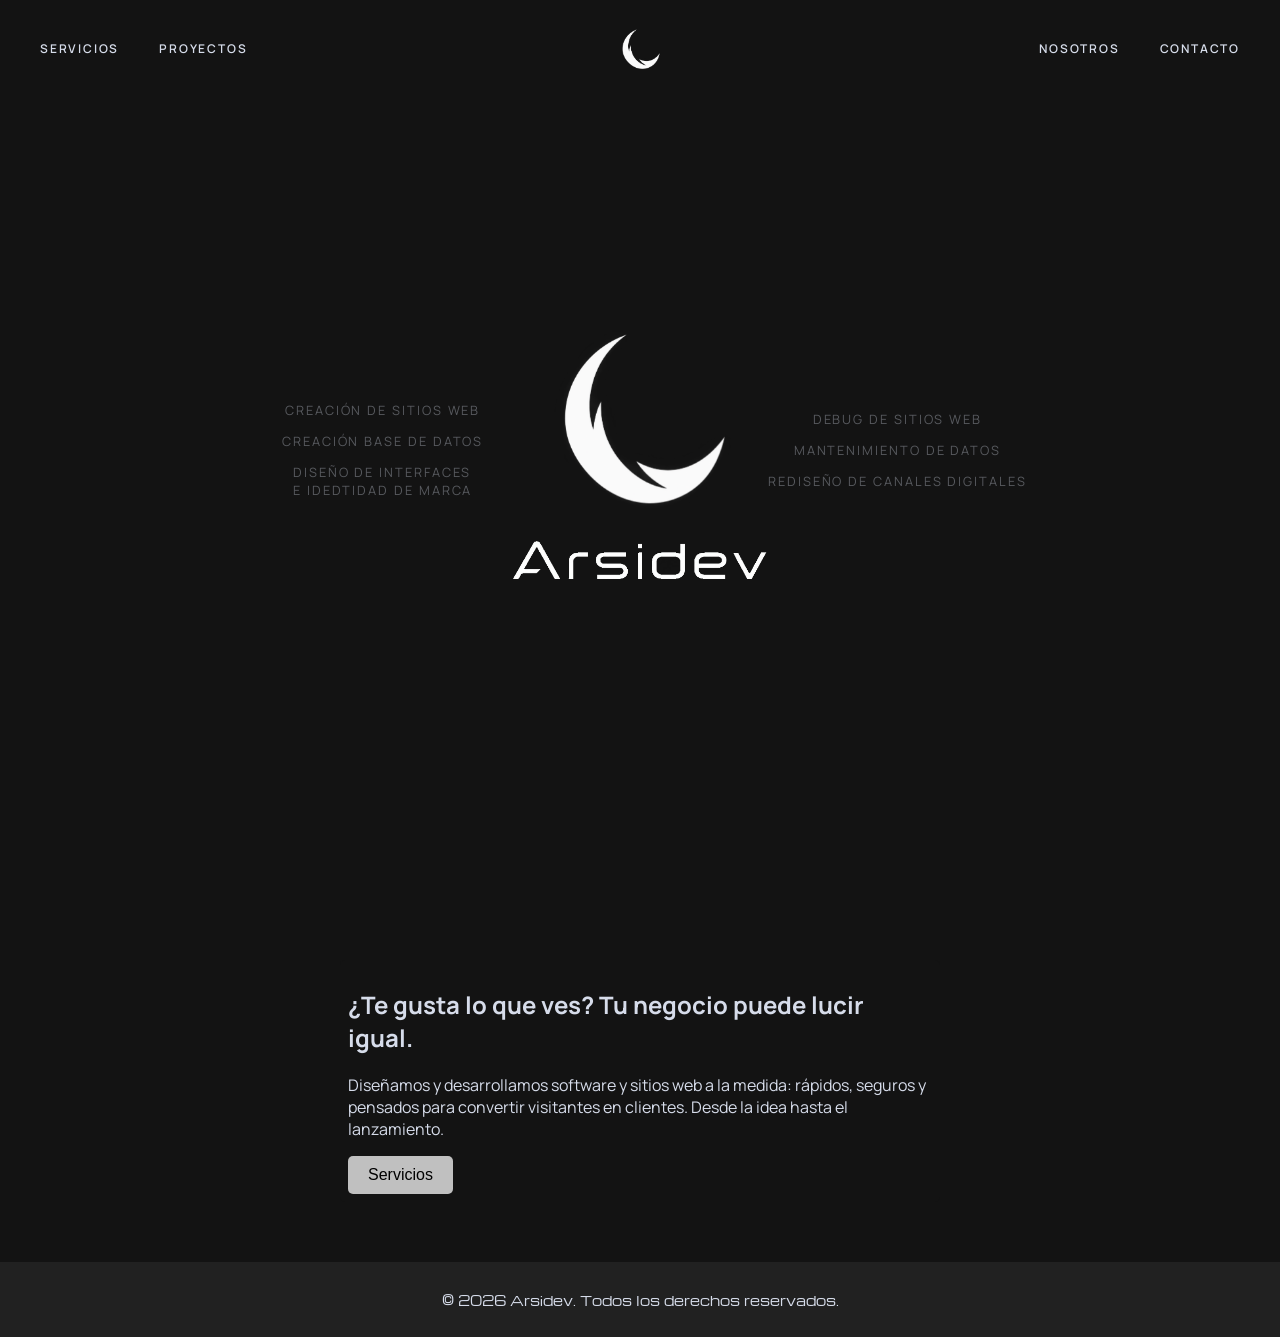
<file: index.html>
<!DOCTYPE html>
<html lang="es">
<head>
  <meta charset="UTF-8">
  <meta name="viewport" content="width=device-width, initial-scale=1">
  <title>Arsidev</title>
  <link rel="preconnect" href="https://fonts.googleapis.com">
  <link rel="preconnect" href="https://fonts.gstatic.com" crossorigin>
  <link rel="stylesheet" href="css/style.css">
</head>
<body>
  <video class="video-fondo" autoplay muted loop playsinline>
      <source src="imagenes/Video Project.mp4" type="video/mp4">
  </video>

  <!-- 1. INICIO (hero) -->
  <header class="inicio" id="inicio">
    <nav class="nav" aria-label="Menú principal">
  <div class="nav-izq">
    <a href="servicios/servicios.html">Servicios</a>
    <a href="proyectos/proyectos.html">Proyectos</a>
  </div>
  <a class="nav-logo" href="./index.html">
    <img src="imagenes/logo.png" alt="Arsidev, inicio">
  </a>
  <div class="nav-der">
        <a href="nosotros/nosotros.html">Nosotros</a>
    <a href="contacto/contacto.html">Contacto</a>
  </div>
</nav>

<div class="hero">
  <ul class="lista">
    <li><a href="servicios/crear/crear.html">Creación de Sitios web</a></li>
    <li><a href="servicios/crear/crear.html">Creación base de datos</a></li>
    <li><a href="servicios/diseño/diseno.html">Diseño de interfaces <br> e idedtidad de marca</a></li>
  </ul>

  <div class="marca">
      <!-- Logo-->
       <img class="logo" src="imagenes/logo.png" alt="Logo de Arsidev">
       <img class="nombre" src="imagenes/nombre.png" alt="Arsidev">

  </div>

  <ul class="lista">
    <li><a href="servicios/debug/debug.html">Debug de Sitios web</a></li>
    <li><a href="servicios/mantenimiento/mantenimiento.html">Mantenimiento de datos</a></li>
    <li><a href="servicios/diseño/diseno.html">Rediseño de canales digitales</a></li>
  </ul>
</div>

    

  </header>
   
  <main>
    <div id="mensaje" class="mensaje">
      <h2><strong>¿Te gusta lo que ves? Tu negocio puede lucir igual.</strong></h2>
      <p>
        Diseñamos y desarrollamos software y sitios web a la medida: 
        rápidos, seguros y pensados para convertir visitantes en clientes. 
        Desde la idea hasta el lanzamiento.
        </p>
        <button class="servicios" onclick="window.location.href='servicios/servicios.html'">Servicios</button>
    </div>
  </main>
  <footer>
    <p>&copy; 2026 Arsidev. Todos los derechos reservados.</p>
  </footer>

  <script src="js/main.js"></script>
</body>
</html>
</file>
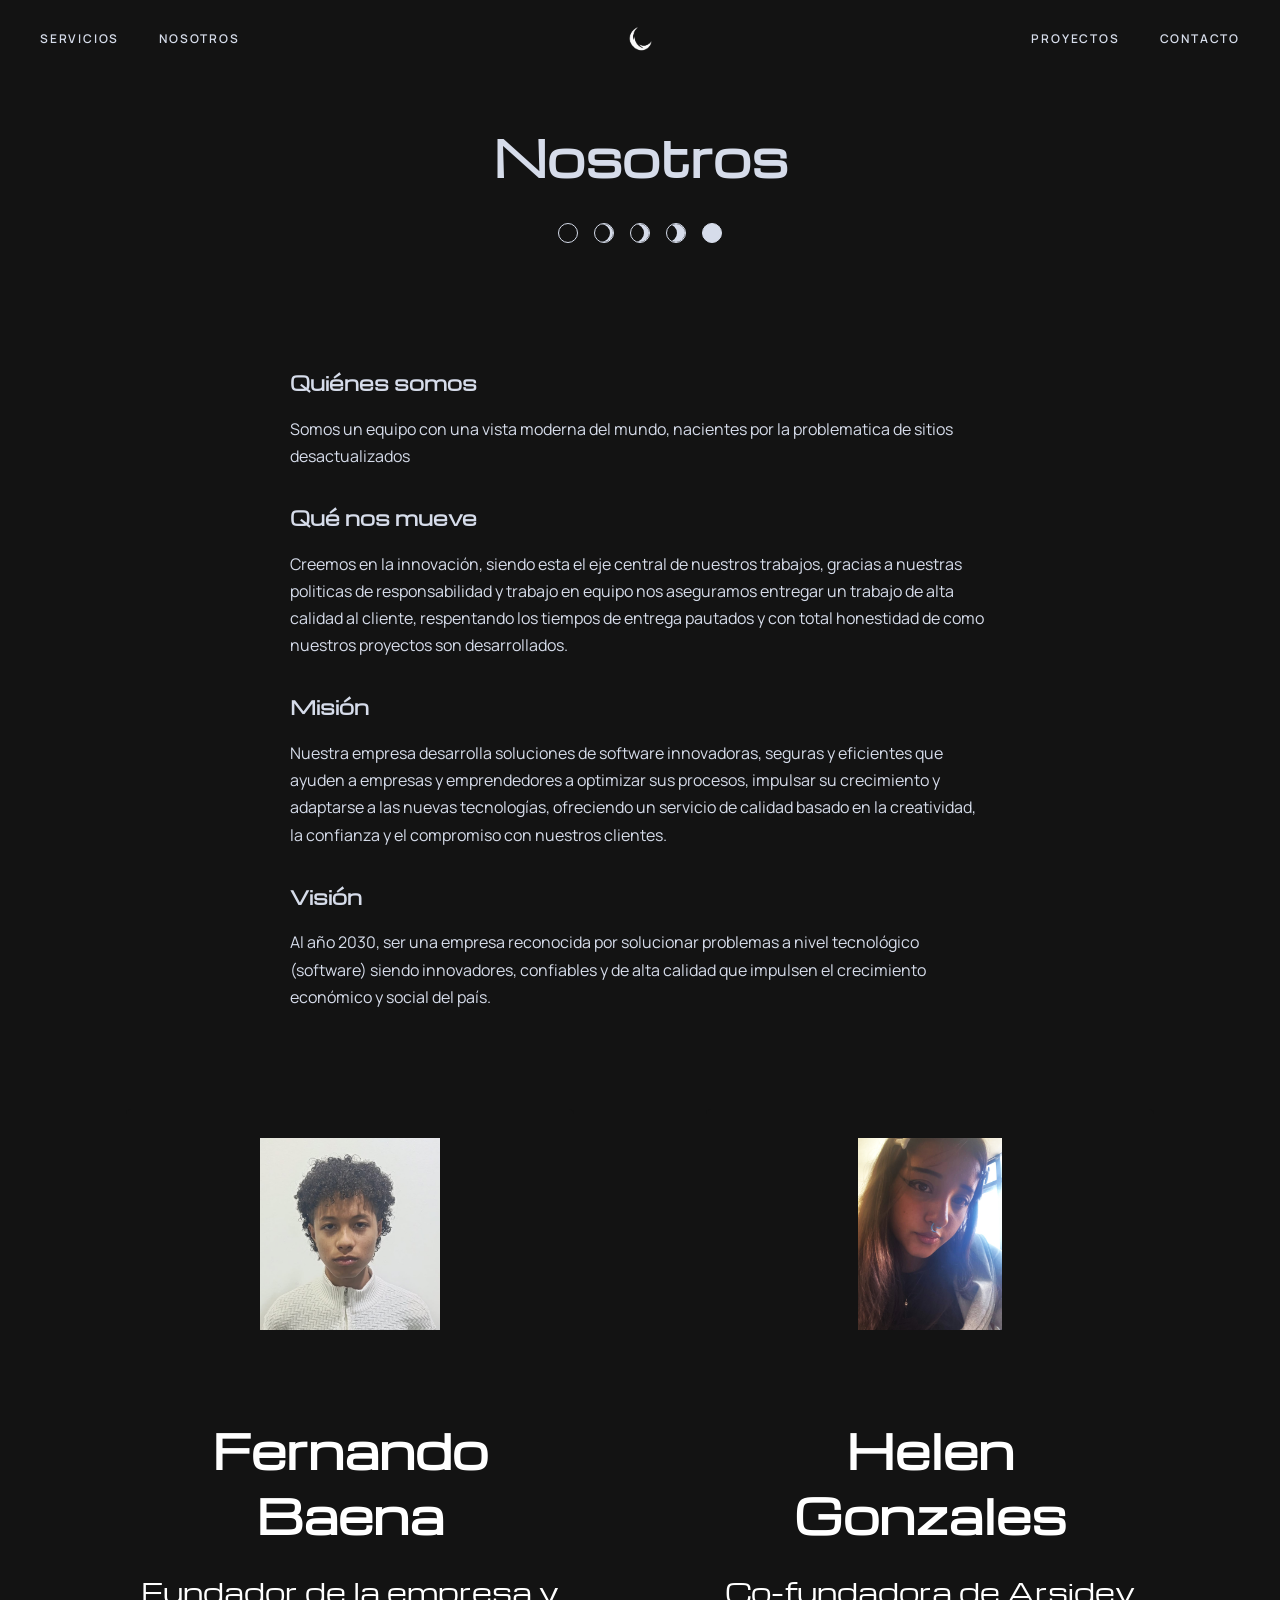
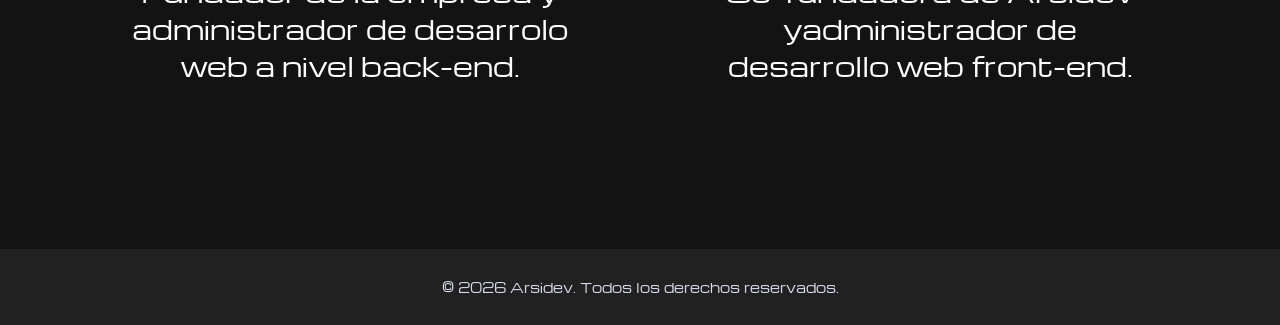
<file: nosotros/nosotros.html>
<!DOCTYPE html>
<html lang="es">
<head>
  <meta charset="UTF-8">
  <meta name="viewport" content="width=device-width, initial-scale=1">
  <title>Arsidev - Nosotros</title>
  <link rel="preconnect" href="https://fonts.googleapis.com">
  <link rel="preconnect" href="https://fonts.gstatic.com" crossorigin>
  <link rel="stylesheet" href="../css/styleservices.css">
</head>
<body>
  <video class="video-fondo" autoplay muted loop playsinline>
    <source src="../imagenes/Video Project.mp4" type="video/mp4">
  </video>

  <header class="inicio" id="inicio">
    <nav class="nav" aria-label="Menú principal">
      <div class="nav-izq">
        <a href="../servicios/servicios.html">Servicios</a>
        <a href="../nosotros/nosotros.html">Nosotros</a>
      </div>
      <a class="nav-logo" href="../index.html">
        <img src="../imagenes/logo.png" alt="Arsidev, inicio">
      </a>
      <div class="nav-der">
        <a href="../proyectos/proyectos.html">Proyectos</a>
        <a href="../contacto/contacto.html">Contacto</a>
      </div>
    </nav>
  </header>

  <h1 class="title">Nosotros</h1>

    <div class="lunas" aria-hidden="true">
  <span class="luna"></span>
  <span class="luna l2"></span>
  <span class="luna l3"></span>
  <span class="luna l4"></span>
  <span class="luna l5"></span>
  </div>
  

  <main>
    <section class="detalle">
      <h2>Quiénes somos</h2>
      <p>Somos un equipo con una vista moderna del mundo, nacientes por la problematica de sitios desactualizados</p>

      <h2>Qué nos mueve</h2>

      <p>Creemos en la innovación, siendo esta el eje central de nuestros trabajos, gracias a nuestras politicas de responsabilidad y trabajo en equipo  nos aseguramos entregar un trabajo de alta calidad al cliente, respentando los tiempos de entrega pautados y con total honestidad de como nuestros proyectos son desarrollados.</p>
      <h2>Misión</h2>
      <p>Nuestra empresa desarrolla soluciones de software innovadoras, seguras y eficientes que ayuden a empresas y emprendedores a optimizar sus procesos, impulsar su crecimiento y adaptarse a las nuevas tecnologías, ofreciendo un servicio de calidad basado en la creatividad, la confianza y el compromiso con nuestros clientes.</p>

      <h2>Visión</h2>
      <p>Al año 2030, ser una empresa reconocida por solucionar problemas a nivel tecnológico (software) siendo innovadores, confiables y de alta calidad que impulsen el crecimiento económico y social del país.</p>
    </section>

    <!-- EDITA: una .card por persona. Copia y pega un bloque para agregar más -->
    <div class="equipo">
      <div class="card">
        <img src="../imagenes/JFBA.jpeg" alt="Juan F Baena A" class="team">
        <section>
          <h2>Fernando Baena</h2>
          <p>Fundador de la empresa y administrador de desarrolo web a nivel back-end.</p>
        </section>
      </div>

      <div class="card">
        <img src="../imagenes/HMGS.jpeg" alt="Helen M Gonzales S" class="team">
        <section>
          <h2>Helen Gonzales</h2>
          <p>Co-fundadora de Arsidev yadministrador de desarrollo web front-end.</p>
        </section>
      </div>
    </div>
  </main>

  <footer>
    <p>&copy; 2026 Arsidev. Todos los derechos reservados.</p>
  </footer>
  <script src="../js/main.js"></script>
</body>
</html>
</file>
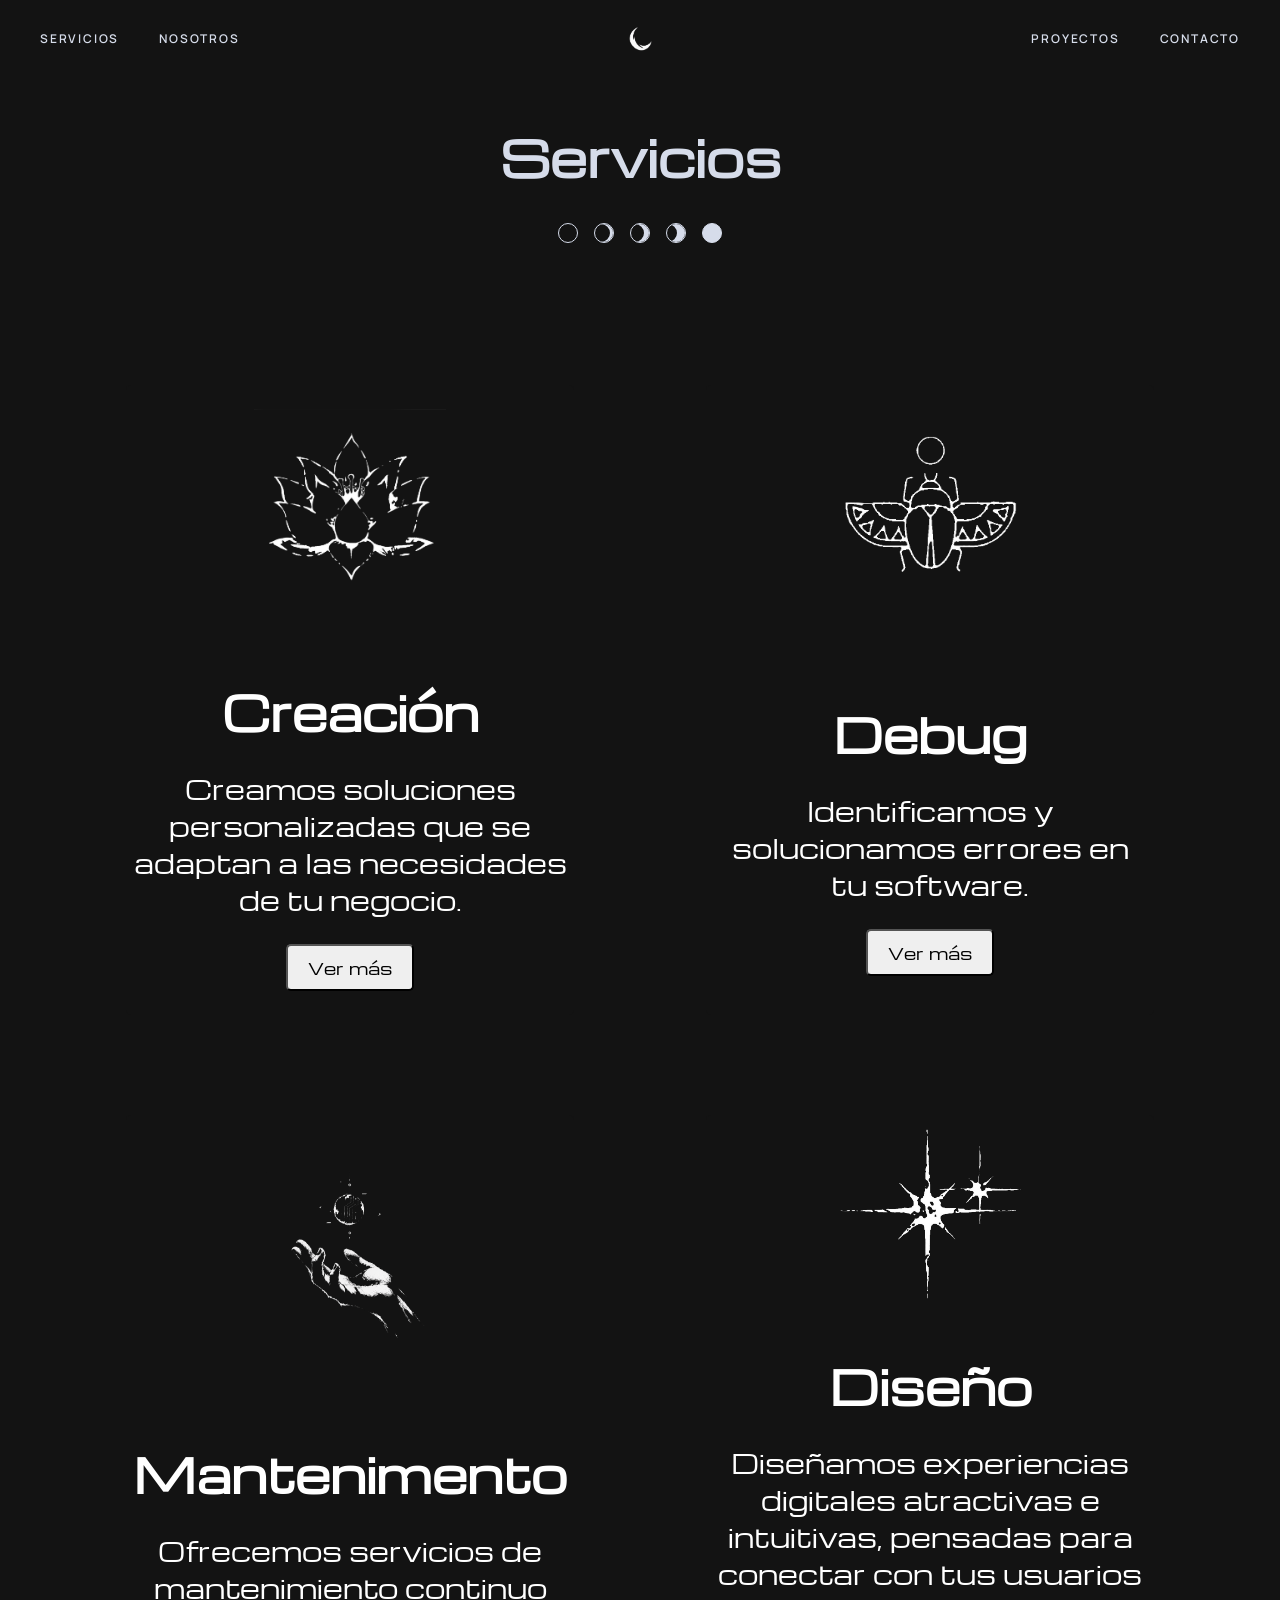
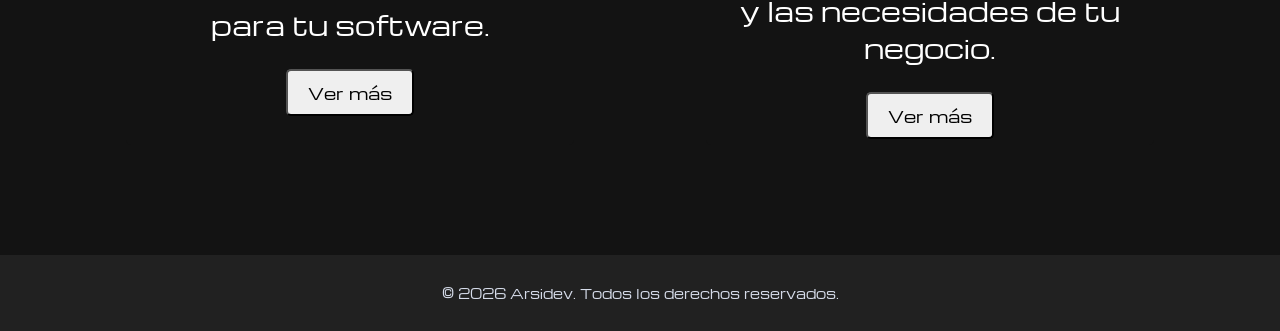
<file: servicios/servicios.html>
<!DOCTYPE html>
<html lang="es">
<head>
  <meta charset="UTF-8">
  <meta name="viewport" content="width=device-width, initial-scale=1">
  <title>Arsidev - Servicios</title>
  <link rel="preconnect" href="https://fonts.googleapis.com">
  <link rel="preconnect" href="https://fonts.gstatic.com" crossorigin>
  <link rel="stylesheet" href="../css/styleservices.css">
</head>
<body>
  <video class="video-fondo" autoplay muted loop playsinline>
      <source src="../imagenes/Video Project.mp4" type="video/mp4">
  </video>

  <!-- 1. INICIO (hero) -->
 <header class="inicio" id="inicio">
    <nav class="nav" aria-label="Menú principal">
  <div class="nav-izq">
    <a href="servicios.html">Servicios</a>
    <a href="../nosotros/nosotros.html">Nosotros</a>
  </div>
  <a class="nav-logo" href="../index.html">
    <img src="../imagenes/logo.png" alt="Arsidev, inicio">
  </a>
  <div class="nav-der">
    <a href="../proyectos/proyectos.html">Proyectos</a>
    <a href="../contacto/contacto.html">Contacto</a>
  </div>
</nav>
    

  </header>
  <h1 class="title">Servicios</h1>
  <div class="lunas" aria-hidden="true">
  <span class="luna"></span>
  <span class="luna l2"></span>
  <span class="luna l3"></span>
  <span class="luna l4"></span>
  <span class="luna l5"></span>
</div>
  <main>
    <div class="card">
      <img src="../imagenes/crear.png" alt="Crear" class="crear-image">
      <section class="crear-text">
        <h2>Creación</h2>
        <p>Creamos soluciones personalizadas que se adaptan a las necesidades de tu negocio.</p>
        <button class="servicios" onclick="window.location.href='crear/crear.html'">Ver más</button>
      </section>
    </div>

    <div class="card">
      <img src="../imagenes/bug.png" alt="Debug" class="debug-image">
      <section class="debug-text">
        <h2>Debug</h2>
        <p>Identificamos y solucionamos errores en tu software.</p>
        <button class="servicios" onclick="window.location.href='debug/debug.html'">Ver más</button>
      </section>
    </div>

    

    <div class="card">
        <img src="../imagenes/mantenimiento.png" alt="Mantenimiento" class="mantenimiento-image">
        <section class="mantenimiento-text">
          <h2>Mantenimento</h2>
          <p>Ofrecemos servicios de mantenimiento continuo para tu software.</p>
          <button class="servicios" onclick="window.location.href='mantenimiento/mantenimiento.html'">Ver más</button>
        </section>
    </div>

    <div class="card">
        <img src="../imagenes/diseño.png" alt="diseño" class="diseño-image">
        <section class="mantenimiento-text">
          <h2>Diseño</h2>
          <p>Diseñamos experiencias digitales atractivas e intuitivas, pensadas para conectar con tus usuarios y las necesidades de tu negocio.</p>
          <button class="servicios" onclick="window.location.href='diseño/diseno.html'">Ver más</button>
        </section>
    </div>

  </main>
  <footer>
    <p>&copy; 2026 Arsidev. Todos los derechos reservados.</p>
  </footer>
  <script src="../js/main.js"></script>
</body>
</html>
</file>
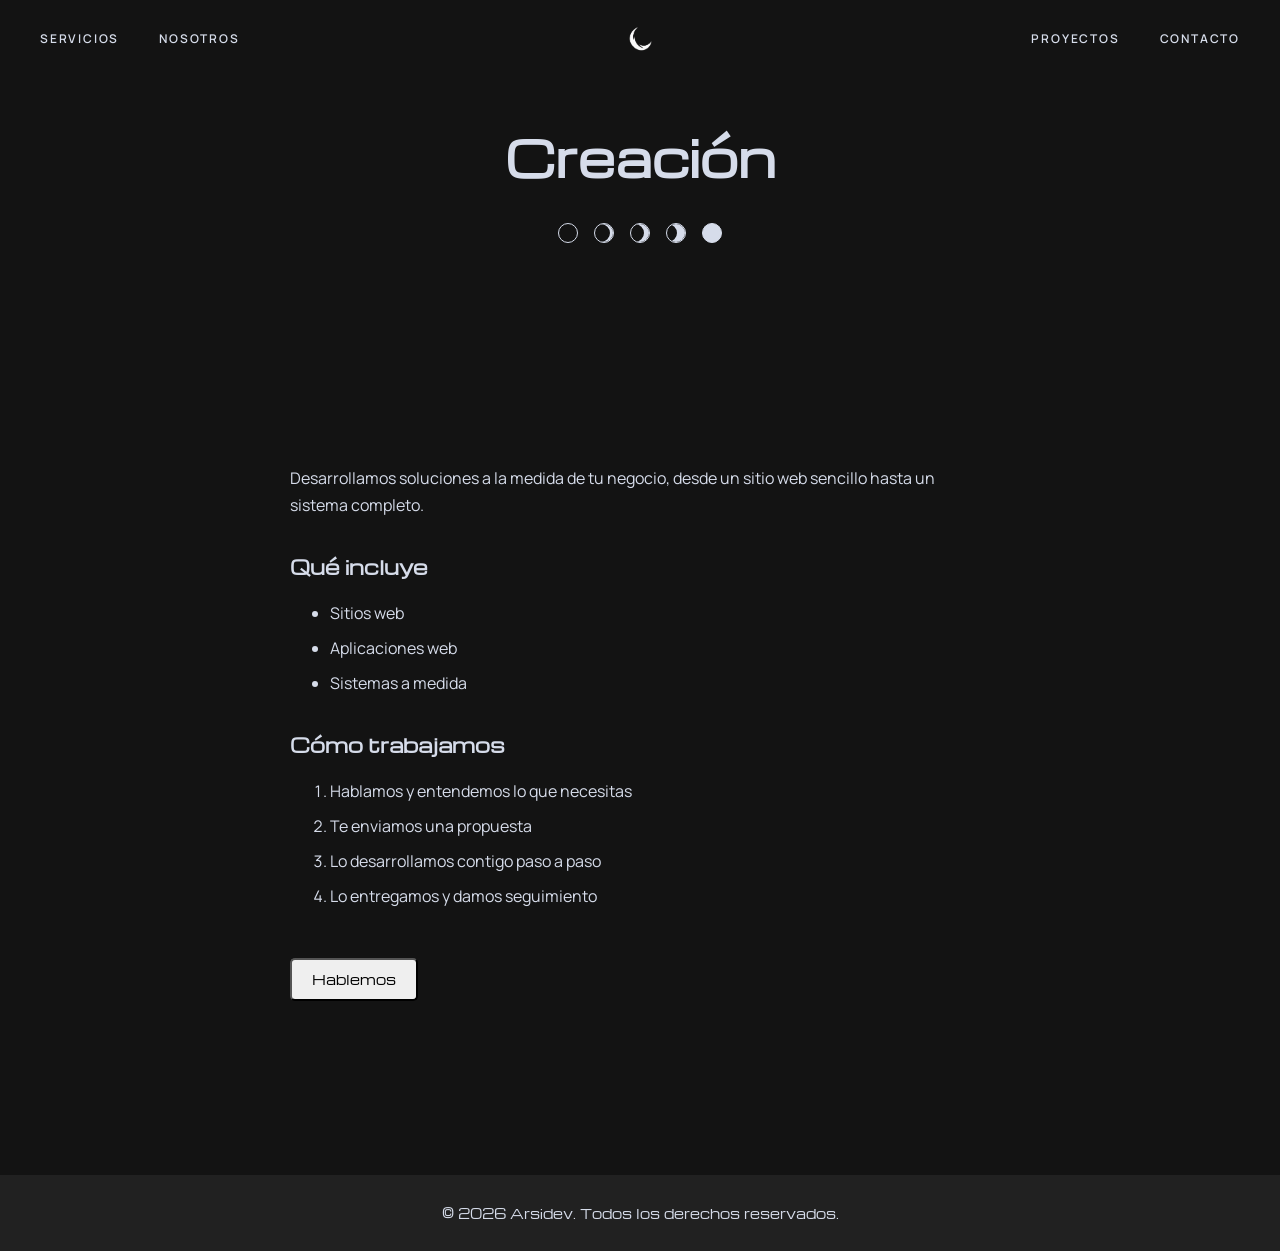
<file: servicios/crear/crear.html>
<!DOCTYPE html>
<html lang="es">
<head>
  <meta charset="UTF-8">
  <meta name="viewport" content="width=device-width, initial-scale=1">
  <title>Arsidev - Creación</title>
  <link rel="preconnect" href="https://fonts.googleapis.com">
  <link rel="preconnect" href="https://fonts.gstatic.com" crossorigin>
  <link rel="stylesheet" href="../../css/styleservices.css">
</head>
<body>
  <video class="video-fondo" autoplay muted loop playsinline>
    <source src="../../imagenes/Video Project.mp4" type="video/mp4">
  </video>

  <header class="inicio" id="inicio">
    <nav class="nav" aria-label="Menú principal">
      <div class="nav-izq">
        <a href="../../servicios/servicios.html">Servicios</a>
        <a href="../../nosotros/nosotros.html">Nosotros</a>
      </div>
      <a class="nav-logo" href="../../index.html">
        <img src="../../imagenes/logo.png" alt="Arsidev, inicio">
      </a>
      <div class="nav-der">
        <a href="../../proyectos/proyectos.html">Proyectos</a>
        <a href="../../contacto/contacto.html">Contacto</a>
      </div>
    </nav>
  </header>

  <h1 class="title">Creación</h1>

  <div class="lunas" aria-hidden="true">
  <span class="luna"></span>
  <span class="luna l2"></span>
  <span class="luna l3"></span>
  <span class="luna l4"></span>
  <span class="luna l5"></span>
  </div>

  <main>
    <section class="detalle">
      <!-- EDITA: descripción del servicio -->
      <p>Desarrollamos soluciones a la medida de tu negocio, desde un sitio web sencillo hasta un sistema completo.</p>

      <h2>Qué incluye</h2>
      <ul>
        <li>Sitios web</li>
        <li>Aplicaciones web</li>
        <li>Sistemas a medida</li>
      </ul>

      <h2>Cómo trabajamos</h2>
      <ol>
        <li>Hablamos y entendemos lo que necesitas</li>
        <li>Te enviamos una propuesta</li>
        <li>Lo desarrollamos contigo paso a paso</li>
        <li>Lo entregamos y damos seguimiento</li>
      </ol>

      <button onclick="window.location.href='../../contacto/contacto.html'">Hablemos</button>
    </section>
  </main>

  <footer>
    <p>&copy; 2026 Arsidev. Todos los derechos reservados.</p>
  </footer>
  <script src="../../js/main.js"></script>
</body>
</html>
</file>
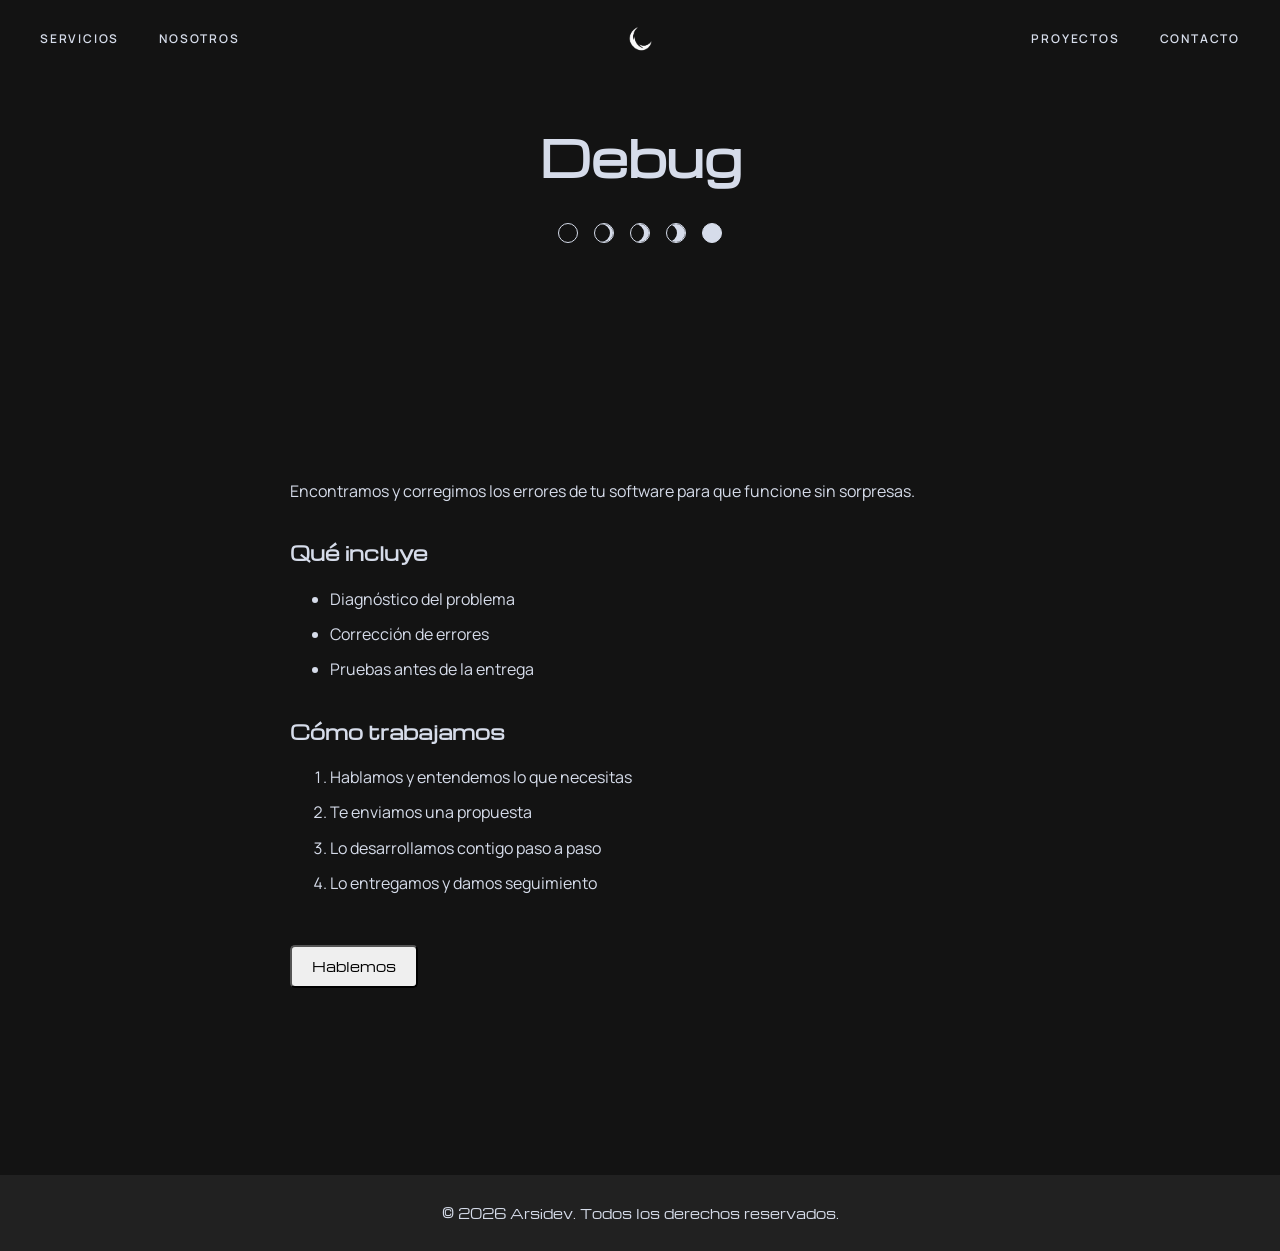
<file: servicios/debug/debug.html>
<!DOCTYPE html>
<html lang="es">
<head>
  <meta charset="UTF-8">
  <meta name="viewport" content="width=device-width, initial-scale=1">
  <title>Arsidev - Debug</title>
  <link rel="preconnect" href="https://fonts.googleapis.com">
  <link rel="preconnect" href="https://fonts.gstatic.com" crossorigin>
  <link rel="stylesheet" href="../../css/styleservices.css">
</head>
<body>
  <video class="video-fondo" autoplay muted loop playsinline>
    <source src="../../imagenes/Video Project.mp4" type="video/mp4">
  </video>

  <header class="inicio" id="inicio">
    <nav class="nav" aria-label="Menú principal">
      <div class="nav-izq">
        <a href="../../servicios/servicios.html">Servicios</a>
        <a href="../../nosotros/nosotros.html">Nosotros</a>
      </div>
      <a class="nav-logo" href="../../index.html">
        <img src="../../imagenes/logo.png" alt="Arsidev, inicio">
      </a>
      <div class="nav-der">
        <a href="../../proyectos/proyectos.html">Proyectos</a>
        <a href="../../contacto/contacto.html">Contacto</a>
      </div>
    </nav>
  </header>

  <h1 class="title">Debug</h1>

  <div class="lunas" aria-hidden="true">
  <span class="luna"></span>
  <span class="luna l2"></span>
  <span class="luna l3"></span>
  <span class="luna l4"></span>
  <span class="luna l5"></span>
  </div>

  <main>
    <section class="detalle">
      <!-- EDITA: descripción del servicio -->
      <p>Encontramos y corregimos los errores de tu software para que funcione sin sorpresas.</p>

      <h2>Qué incluye</h2>
      <ul>
        <li>Diagnóstico del problema</li>
        <li>Corrección de errores</li>
        <li>Pruebas antes de la entrega</li>
      </ul>

      <h2>Cómo trabajamos</h2>
      <ol>
        <li>Hablamos y entendemos lo que necesitas</li>
        <li>Te enviamos una propuesta</li>
        <li>Lo desarrollamos contigo paso a paso</li>
        <li>Lo entregamos y damos seguimiento</li>
      </ol>

      <button onclick="window.location.href='../../contacto/contacto.html'">Hablemos</button>
    </section>
  </main>

  <footer>
    <p>&copy; 2026 Arsidev. Todos los derechos reservados.</p>
  </footer>
  <script src="../../js/main.js"></script>
</body>
</html>
</file>
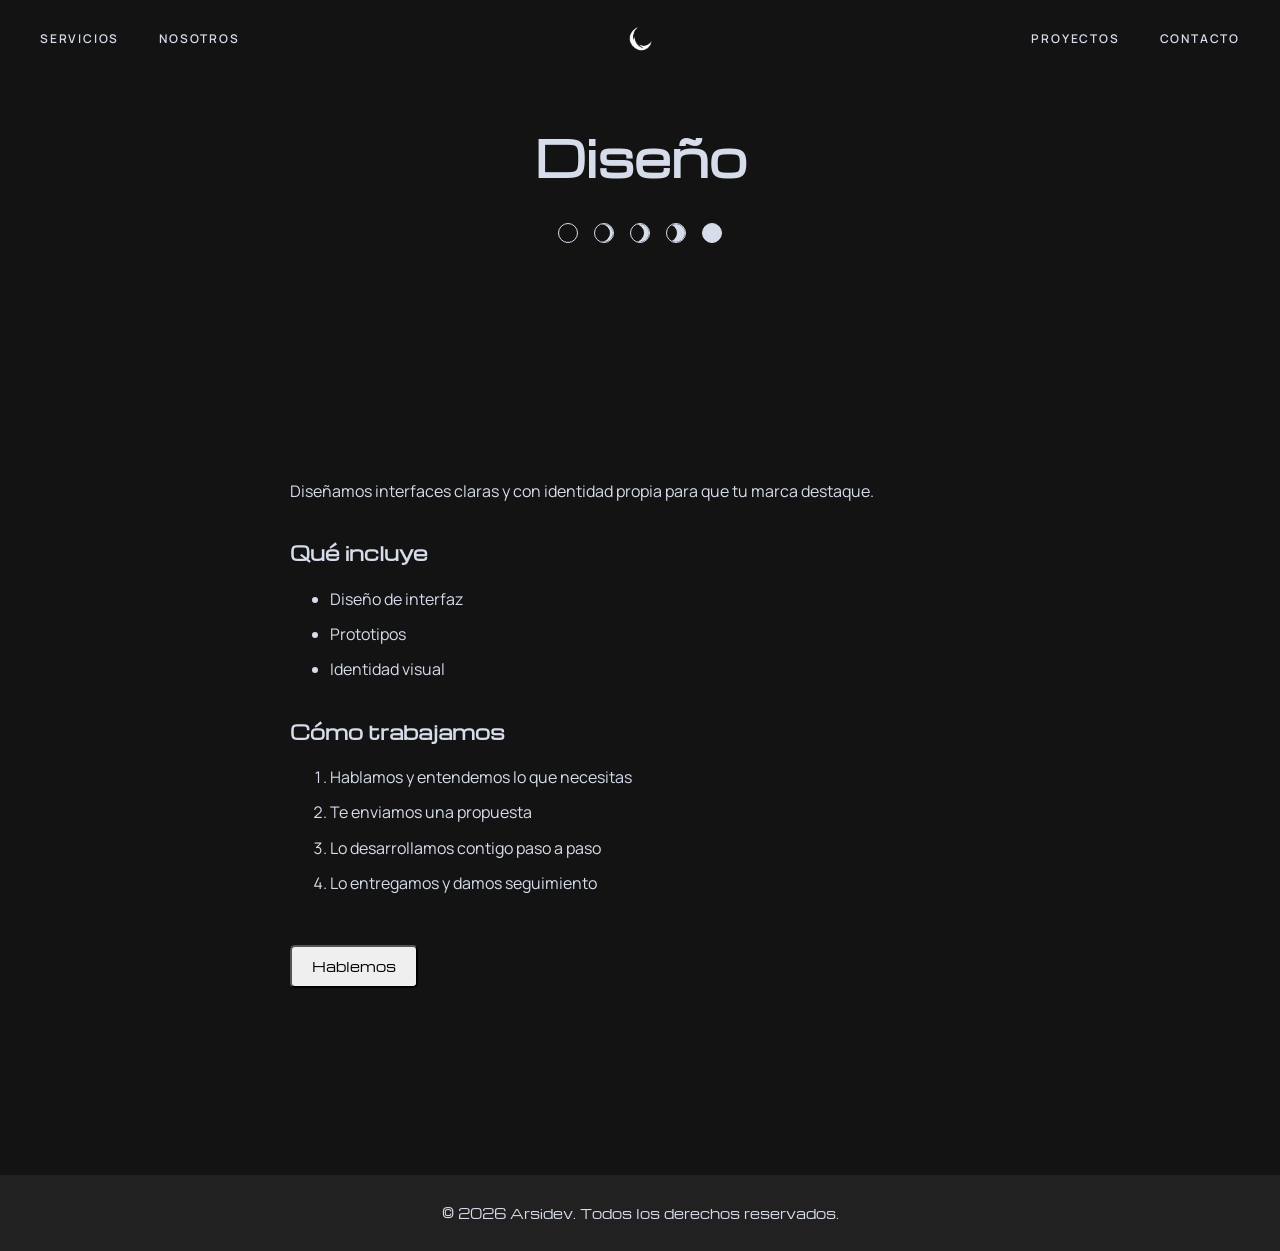
<file: servicios/diseño/diseno.html>
<!DOCTYPE html>
<html lang="es">
<head>
  <meta charset="UTF-8">
  <meta name="viewport" content="width=device-width, initial-scale=1">
  <title>Arsidev - Diseño</title>
  <link rel="preconnect" href="https://fonts.googleapis.com">
  <link rel="preconnect" href="https://fonts.gstatic.com" crossorigin>
  <link rel="stylesheet" href="../../css/styleservices.css">
</head>
<body>
  <video class="video-fondo" autoplay muted loop playsinline>
    <source src="../../imagenes/Video Project.mp4" type="video/mp4">
  </video>

  <header class="inicio" id="inicio">
    <nav class="nav" aria-label="Menú principal">
      <div class="nav-izq">
        <a href="../../servicios/servicios.html">Servicios</a>
        <a href="../../nosotros/nosotros.html">Nosotros</a>
      </div>
      <a class="nav-logo" href="../../index.html">
        <img src="../../imagenes/logo.png" alt="Arsidev, inicio">
      </a>
      <div class="nav-der">
        <a href="../../proyectos/proyectos.html">Proyectos</a>
        <a href="../../contacto/contacto.html">Contacto</a>
      </div>
    </nav>
  </header>

  <h1 class="title">Diseño</h1>

<div class="lunas" aria-hidden="true">
  <span class="luna"></span>
  <span class="luna l2"></span>
  <span class="luna l3"></span>
  <span class="luna l4"></span>
  <span class="luna l5"></span>
  </div>

  <main>
    <section class="detalle">
      <!-- EDITA: descripción del servicio -->
      <p>Diseñamos interfaces claras y con identidad propia para que tu marca destaque.</p>

      <h2>Qué incluye</h2>
      <ul>
        <li>Diseño de interfaz</li>
        <li>Prototipos</li>
        <li>Identidad visual</li>
      </ul>

      <h2>Cómo trabajamos</h2>
      <ol>
        <li>Hablamos y entendemos lo que necesitas</li>
        <li>Te enviamos una propuesta</li>
        <li>Lo desarrollamos contigo paso a paso</li>
        <li>Lo entregamos y damos seguimiento</li>
      </ol>

      <button onclick="window.location.href='../../contacto/contacto.html'">Hablemos</button>
    </section>
  </main>

  <footer>
    <p>&copy; 2026 Arsidev. Todos los derechos reservados.</p>
  </footer>
  <script src="../../js/main.js"></script>
</body>
</html>
</file>
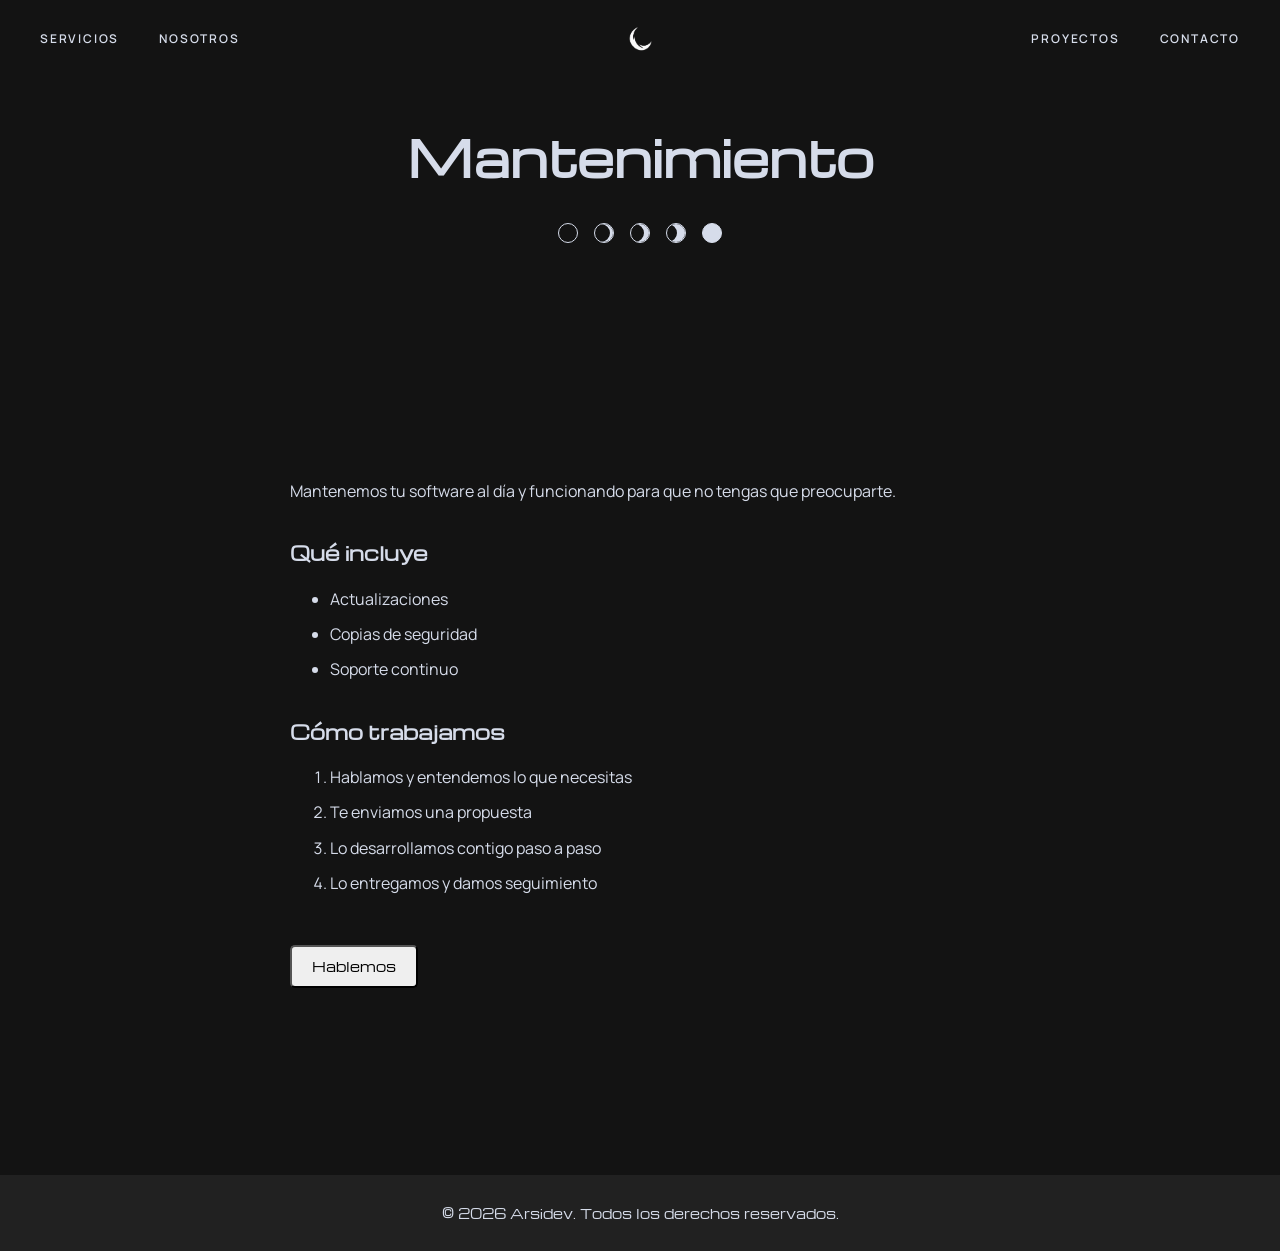
<file: servicios/mantenimiento/mantenimiento.html>
<!DOCTYPE html>
<html lang="es">
<head>
  <meta charset="UTF-8">
  <meta name="viewport" content="width=device-width, initial-scale=1">
  <title>Arsidev - Mantenimiento</title>
  <link rel="preconnect" href="https://fonts.googleapis.com">
  <link rel="preconnect" href="https://fonts.gstatic.com" crossorigin>
  <link rel="stylesheet" href="../../css/styleservices.css">
</head>
<body>
  <video class="video-fondo" autoplay muted loop playsinline>
    <source src="../../imagenes/Video Project.mp4" type="video/mp4">
  </video>

  <header class="inicio" id="inicio">
    <nav class="nav" aria-label="Menú principal">
      <div class="nav-izq">
        <a href="../../servicios/servicios.html">Servicios</a>
        <a href="../../nosotros/nosotros.html">Nosotros</a>
      </div>
      <a class="nav-logo" href="../../index.html">
        <img src="../../imagenes/logo.png" alt="Arsidev, inicio">
      </a>
      <div class="nav-der">
        <a href="../../proyectos/proyectos.html">Proyectos</a>
        <a href="../../contacto/contacto.html">Contacto</a>
      </div>
    </nav>
  </header>

  <h1 class="title">Mantenimiento</h1>

  <div class="lunas" aria-hidden="true">
  <span class="luna"></span>
  <span class="luna l2"></span>
  <span class="luna l3"></span>
  <span class="luna l4"></span>
  <span class="luna l5"></span>
  </div>

  <main>
    <section class="detalle">
      <!-- EDITA: descripción del servicio -->
      <p>Mantenemos tu software al día y funcionando para que no tengas que preocuparte.</p>

      <h2>Qué incluye</h2>
      <ul>
        <li>Actualizaciones</li>
        <li>Copias de seguridad</li>
        <li>Soporte continuo</li>
      </ul>

      <h2>Cómo trabajamos</h2>
      <ol>
        <li>Hablamos y entendemos lo que necesitas</li>
        <li>Te enviamos una propuesta</li>
        <li>Lo desarrollamos contigo paso a paso</li>
        <li>Lo entregamos y damos seguimiento</li>
      </ol>

      <button onclick="window.location.href='../../contacto/contacto.html'">Hablemos</button>
    </section>
  </main>

  <footer>
    <p>&copy; 2026 Arsidev. Todos los derechos reservados.</p>
  </footer>
  <script src="../../js/main.js"></script>
</body>
</html>
</file>
<file: css/style.css>
/*fuentes*/
@font-face {
  font-family: "Michroma";
  src: url("../font/Michroma-Regular.ttf") format("truetype");
  font-display: swap;
}
@font-face {
  font-family: "Manrope";
  src: url("../font/Manrope-VariableFont_wght.ttf") format("truetype");
  font-display: swap;
}

@font-face {
  font-family: "Notosans";
  src: url("../font/Notosans.ttf") format("truetype");
  font-display: swap;
}

/*  variable en la pagina */
:root {
  --fondo: #131313;        /* color de fondo */
  --tinta: #d6dcea;        /* color del logo y del texto */
  --tinta2: #212123;
  --acento: #3a6ea5;
  --fuente: "Michroma", system-ui, sans-serif;
  --fuente2: "Manrope", system-ui, sans-serif;
  --fuente3: "Notosans", system-ui, sans-serif;
}

/* BASE */
*, *::before, *::after { box-sizing: border-box; }

html, body { height: 100%; }

body {
  margin: 0;
  font-family: var(--fuente);
  color: var(--tinta);
  background: var(--fondo);
}

/* ===== 3. INICIO ===== */
.inicio {
  display: flex;
  flex-wrap: wrap;
  justify-content: center;
  align-content: center;
  min-height: 100vh;          /* ocupa toda la pantalla */
  min-height: 100svh;         /* mejor en celulares */
  display: grid;
  place-items: center;        /* centra el logo */
  position: relative;
  overflow: hidden;
  z-index: 1;
}

/*fondo de video*/
.video-fondo {
  position: fixed;          /*consultar*/
  inset: 0;                 /*consultar*/
  width: 100%;
  height: 100%;
  object-fit: cover;        /*consultar*/
  z-index: -1;
}

/* ===== NAV estilo BSWT ===== */
.nav {
  position: absolute;
  top: 0;
  left: 0;
  right: 0;
  z-index: 2;
  display: grid;
  grid-template-columns: 1fr auto 1fr;
  align-items: center;
  padding: 1.5rem 2.5rem;
  opacity: 0;                       /* aparece con la animación */
}

.nav-izq,
.nav-der { display: flex; gap: 2.5rem; }
.nav-der { justify-content: flex-end; }

.nav a {
  color: var(--tinta);
  text-decoration: none;
  font-family: var(--fuente2);
  font-size: 0.75rem;
  font-weight: 600;
  text-transform: uppercase;
  letter-spacing: 0.15em;
  transition: opacity 0.2s ease;
}

.nav a:hover,
.nav a:focus-visible { opacity: 0.6; }

.nav-logo img { display: block; width: 48px; height: auto; }

.listo .nav { animation: aparece 0.8s ease-out 1.8s forwards; }

/* Celular: logo arriba, links en una fila debajo */
@media (max-width: 600px) {
  .nav { grid-template-columns: 1fr 1fr; padding: 1rem 1.25rem; row-gap: 1rem; }
  .nav-logo { grid-column: 1 / -1; grid-row: 1; justify-self: center; }
  .nav-izq, .nav-der { gap: 1rem; }
  .nav a { font-size: 0.65rem; letter-spacing: 0.1em; }
}

.marca {
  display: flex;
  flex-direction: column;
  align-items: center;
  gap: 1rem;
}

/* clamp(mínimo, ideal, máximo): el tamaño crece con la pantalla pero con límites */
.logo {
  width: clamp(96px, 22vw, 206px);
  height: auto;
}

.nombre {
  margin: 0;
  width: 20vw;
  height: auto;
}

.hero {
  display: grid;
  grid-template-columns: 1fr auto 1fr;
  align-items: center;
  width: 100%;
  padding: 0 2.5rem;
}

.lista {
  display: flex;
  flex-wrap: wrap;
  flex-direction: column;
  align-items: center;
  justify-content: flex-end;
  list-style: none;
  margin: 0;
  padding: 0;
}

.lista li {
  font-family: var(--fuente2);
  font-size: 0.8rem;
  text-transform: uppercase;
  letter-spacing: 0.15em;
  padding: 0.4rem 0;
}

.lista li { opacity: 0.35; transition: opacity 0.2s ease; }
.lista:hover li { opacity: 0.175; }
.lista li:hover { opacity: 1; }

.lista a {
  color: inherit;
  text-decoration: none;
}


/* ===== 4. ANIMACIÓN DE ENTRADA ===== */
/* Estado inicial: todo escondido hasta que JS agrega la clase "listo" al <body> */
.logo, .nombre, .lista { opacity: 0; }

.listo .logo {
  animation: sube-luna 1.4s cubic-bezier(.22, 1, .36, 1) forwards;
  transform-origin: 50% 60%;
}

.listo .nombre {
  animation: aparece-texto 0.5s ease-out 1s forwards;   /* espera 1s a que la luna llegue */
}

.listo .lista {
  animation: aparecen-listas 0.5s ease 1s forwards;
}




/* La luna sube desde abajo y gira un poco */
@keyframes sube-luna {
  from { opacity: 0; transform: translateY(70vh) rotate(100deg); }
  to   { opacity: 1; transform: translateY(0)    rotate(0deg); }
}

/* El nombre aparece y las letras se "cierran" a su espacio final */
@keyframes aparece-texto {
  from { opacity: 0; }
  to   { opacity: 1; }
}

@keyframes aparece {
  from { opacity: 0; }
  to   { opacity: 1; }
}

@keyframes aparecen-listas {
  from {opacity: 0;}
  to {opacity: 1}
}

/* Accesibilidad: si la persona pidió menos movimiento, no animamos */
@media (prefers-reduced-motion: reduce) {
  .listo .logo, .listo .nombre, .listo .btn-menu, .listo #menu {
    animation: aparece .3s forwards;
    animation-delay: 0s;
  }
}

footer {
  text-align: center;
  padding: 1rem;
  font-size: 0.8rem;
  color: var(--tinta);
  background: #212121;
}

main {
  display: flex;
  flex-wrap: wrap;
  flex-direction: column;
  justify-content: center;
  align-content: center;
  z-index: 1;
  padding: 60px;
}

.mensaje {
  width: 70%;
  max-width: 600px;
  border-radius: 5px;
  background-color: #131313;
  font-family: var(--fuente2);
  padding: 8px;
}

.mensaje button {
  background-color: silver;
  color: #000000;
  border: none;
  padding: 10px 20px;
  font-size: 16px;
  cursor: pointer;
  border-radius: 5px;
}

.start a{
  font-family: var(--fuente);
}

.lunas {
  display: flex;
  justify-content: center;
  gap: 1rem;
  margin-bottom: 2rem;
}

.luna {
  width: 20px;
  height: 20px;
  border: 1px solid var(--tinta);
  border-radius: 50%;
}

.luna.l2 { box-shadow: inset -3px 0 0 var(--tinta); }
.luna.l3 { box-shadow: inset -5px 0 0 var(--tinta); }
.luna.l4 { box-shadow: inset -8px 0 0 var(--tinta); }
.luna.l5 { background: var(--tinta); }

.luna { opacity: 0; }

.listo .luna {
  animation: aparece 0.6s ease-out forwards;
}

.listo .luna:nth-child(1) { animation-delay: 0.2s; }
.listo .luna:nth-child(2) { animation-delay: 0.4s; }
.listo .luna:nth-child(3) { animation-delay: 0.6s; }
.listo .luna:nth-child(4) { animation-delay: 0.8s; }
.listo .luna:nth-child(5) { animation-delay: 1s; }

.formulario {
  width: min(90vw, 500px);
  margin: auto;
  padding: 2rem;
  display: flex;
  flex-direction: column;
  gap: 1rem;
  font-family: var(--fuente2);
  background: rgb(19 19 19 / 80%);
  backdrop-filter: blur(6px);
  border: 1px solid rgb(214 220 234 / 15%);
  border-radius: 5px;
}

.formulario label {
  font-size: 0.8rem;
  text-transform: uppercase;
  letter-spacing: 0.1em;
}

.formulario input,
.formulario textarea {
  width: 100%;
  padding: 0.7rem;
  background: transparent;
  color: var(--tinta);
  border: 1px solid rgb(214 220 234 / 20%);
  border-radius: 5px;
  font-family: var(--fuente2);
}

.formulario input:focus,
.formulario textarea:focus {
  outline: none;
  border-color: var(--acento);
}

.formulario textarea { resize: vertical; }

.formulario button {
  align-self: flex-start;
  padding: 10px 20px;
  background: transparent;
  color: var(--tinta);
  border: 1px solid var(--tinta);
  border-radius: 5px;
  font-family: var(--fuente2);
  font-size: 0.75rem;
  text-transform: uppercase;
  letter-spacing: 0.15em;
  cursor: pointer;
  transition: opacity 0.2s ease;
}

.formulario button:hover { opacity: 0.6; }
</file>
<file: css/styleservices.css>
/*fuente*/
@font-face {
  font-family: "Michroma";
  src: url("../font/Michroma-Regular.ttf") format("truetype");
}

@font-face {
  font-family: "Manrope";
  src: url("../font/Manrope-VariableFont_wght.ttf") format("truetype");
  font-display: swap;
}

/*  variables de la pagina */
:root {
  --fondo: #131313;        /* color de fondo */
  --tinta: #d6dcea;        /* color del del texto */
  --tinta2: #212123;
  --acento: #3a6ea5;
  --fuente: "Michroma", system-ui, sans-serif;
  --fuente2: "Manrope", system-ui, sans-serif;
}


/* BASE */
*, *::before, *::after { box-sizing: border-box; }

html, body { height: 100%; }

body {
  margin: 0;
  font-family: var(--fuente);
  color: var(--tinta);
  background: var(--fondo);
}

/*header*/

.inicio {
  min-height: 10vh;         
  min-height: 10svh;         
  display: grid;
  place-items: center;        
  position: relative;
  overflow: hidden;           
  z-index: 1;
}


/*fondo de video*/
.video-fondo {
  position: fixed;          /*consultar*/
  inset: 0;               /*consultar*/
  width: 100%;
  height: 100%;
  object-fit: cover;       /*consultar*/
  z-index: -1;
}
/* nav BSWT */
.nav {
  position: absolute;
  top: 0;
  left: 0;
  right: 0;
  z-index: 2;
  display: grid;
  grid-template-columns: 1fr auto 1fr;
  align-items: center;
  padding: 1.5rem 2.5rem;
  opacity: 0;                       /* aparece con la animación */
}

.nav-izq,
.nav-der { display: flex; gap: 2.5rem; }
.nav-der { justify-content: flex-end; }

.nav a {
  color: var(--tinta);
  text-decoration: none;
  font-family: var(--fuente2);
  font-size: 0.75rem;
  font-weight: 600;
  text-transform: uppercase;
  letter-spacing: 0.15em;
  transition: opacity 0.2s ease;
}

.nav a:hover,
.nav a:focus-visible { opacity: 0.6; }

.nav-logo img { display: block; width: 28px; height: auto; }

.listo .nav { animation: aparece 0.001s ease-out 0.001s forwards; }

/* Celular: logo arriba, links en una fila debajo */
@media (max-width: 600px) {
  .nav { grid-template-columns: 1fr 1fr; padding: 1rem 1.25rem; row-gap: 1rem; }
  .nav-logo { grid-column: 1 / -1; grid-row: 1; justify-self: center; }
  .nav-izq, .nav-der { gap: 1rem; }
  .nav a { font-size: 0.65rem; letter-spacing: 0.1em; }
}

.marca {
  display: flex;
  flex-direction: column;
  align-items: center;
  gap: 1rem;
}

/* clamp(mínimo, ideal, máximo) */
.logo {
  width: clamp(96px, 22vw, 206px);
  height: auto;
}

.nombre {
  margin: 0;
  font-weight: 200;
  font-size: clamp(1.5rem, 5vw, 3rem);
  letter-spacing: .08em;
}

/* ANIMACIÓN DE ENTRADA */
/* todo escondido hasta que JS agrega la clase "listo" */
.logo, .nombre { opacity: 0; }

.listo .logo {
  animation: sube-luna 1.4s cubic-bezier(.22, 1, .36, 1) forwards;
  transform-origin: 50% 60%;
}

.listo .nombre {
  animation: aparece-texto 0.5s ease-out 1s forwards;   /* espera 1s a que la luna llegue */
}




/* La luna sube desde abajo y gira */
@keyframes sube-luna {
  from { opacity: 0; transform: translateY(70vh) rotate(100deg); }
  to   { opacity: 1; transform: translateY(0)    rotate(0deg); }
}


@keyframes aparece {
  from { opacity: 0; }
  to   { opacity: 1; }
}

/* Accesibilidad: si la persona pidió menos movimiento, no animamos */
@media (prefers-reduced-motion: reduce) {
  .listo .logo, .listo .nombre {
    animation: aparece .3s forwards;
    animation-delay: 0s;
  }
}

footer {
  text-align: center;
  padding: 1rem;
  font-size: 0.8rem;
  color: var(--tinta);
  background: #212121;
}

main {
  display: flex;
  flex-wrap: wrap;
  justify-content: space-around;
  z-index: 1;
  padding: 60px;
  min-height: 100vh;          /* ocupa toda la pantalla */
  min-height: 100svh;  
}

.card {
  display: flex;
  flex-wrap: wrap;
  justify-content: center;
  background: var(--fondo);
  color: #fff;
  padding: 5px;
  font-size: 12px;
  z-index: 9999;
  width: 35vw;
  height: 70vh;
  margin: 50px;
  border-radius: 5px;
}


img {
  max-width: 15vw;
  height: auto;
  
}


.card p {
  font-size: 26px;
  text-align: center;
}

.card h2 {
  font-size: 46px;
  text-align: center;
  margin-bottom: 10px;
}

.card {
  display: flex;
  flex-wrap: wrap;
  justify-content: center;
  align-items: center;
  transform: scale(1);
  transition: transform 0.3s ease-in-out,
              background-color 0.3s ease-in-out;
  z-index: 2;
}

.card:hover {
  transform: scale(1.1);
  transition: transform 0.3s ease;
  z-index: 2;
  background-color: var(--tinta2);
}

.card button {
  border-radius: 5px;
  font-family: var(--fuente);
  padding: 10px 20px;
  font-size: 16px;
  cursor: pointer;
  display: block;
  margin: 1.5rem auto 0;
  
}

.title {
  text-align: center;
  font-size: 3rem;
  margin-top: 2rem;
  margin-bottom: 2rem;
  font-family: var(--fuente);
}

.detalle {
  width: min(90vw, 700px);
  margin: auto;
  font-family: var(--fuente2);
  line-height: 1.7;
}

.detalle h2 {
  font-family: var(--fuente);
  font-size: 1.2rem;
  margin-top: 2rem;
}

.detalle li {
  margin-bottom: 0.5rem;
}

.detalle button {
  margin-top: 2rem;
  padding: 10px 20px;
  border-radius: 5px;
  font-family: var(--fuente);
  cursor: pointer;
}

.equipo {
  width: 100%;
  display: flex;
  flex-wrap: wrap;
  justify-content: center;
  gap: 2rem;
  margin-top: 2rem;
}

.lunas {
  display: flex;
  justify-content: center;
  gap: 1rem;
  margin-bottom: 2rem;
}

.luna {
  width: 20px;
  height: 20px;
  border: 1px solid var(--tinta);
  border-radius: 50%;
}

.luna.l2 { box-shadow: inset -3px 0 0 var(--tinta); }
.luna.l3 { box-shadow: inset -5px 0 0 var(--tinta); }
.luna.l4 { box-shadow: inset -8px 0 0 var(--tinta); }
.luna.l5 { background: var(--tinta); }

.luna { opacity: 0; }

.listo .luna {
  animation: aparece 0.6s ease-out forwards;
}

.listo .luna:nth-child(1) { animation-delay: 0.2s; }
.listo .luna:nth-child(2) { animation-delay: 0.4s; }
.listo .luna:nth-child(3) { animation-delay: 0.6s; }
.listo .luna:nth-child(4) { animation-delay: 0.8s; }
.listo .luna:nth-child(5) { animation-delay: 1s; }

.formulario {
  width: min(90vw, 500px);
  margin: auto;
  padding: 2rem;
  display: flex;
  flex-direction: column;
  gap: 1rem;
  font-family: var(--fuente2);
  background: rgb(19 19 19 / 80%);
  backdrop-filter: blur(6px);
  border: 1px solid rgb(214 220 234 / 15%);
  border-radius: 5px;
}

.formulario label {
  font-size: 0.8rem;
  text-transform: uppercase;
  letter-spacing: 0.1em;
}

.formulario input,
.formulario textarea {
  width: 100%;
  padding: 0.7rem;
  background: transparent;
  color: var(--tinta);
  border: 1px solid rgb(214 220 234 / 20%);
  border-radius: 5px;
  font-family: var(--fuente2);
}

.formulario input:focus,
.formulario textarea:focus {
  outline: none;
  border-color: var(--acento);
}

.formulario textarea { resize: vertical; }

.formulario button {
  align-self: flex-start;
  padding: 10px 20px;
  background: transparent;
  color: var(--tinta);
  border: 1px solid var(--tinta);
  border-radius: 5px;
  font-family: var(--fuente2);
  font-size: 0.75rem;
  text-transform: uppercase;
  letter-spacing: 0.15em;
  cursor: pointer;
  transition: opacity 0.2s ease;
}

.formulario button:hover { opacity: 0.6; }


.card .team {
  width: 15vw;
  height: 15vw;
  object-fit: contain;
}
</file>
